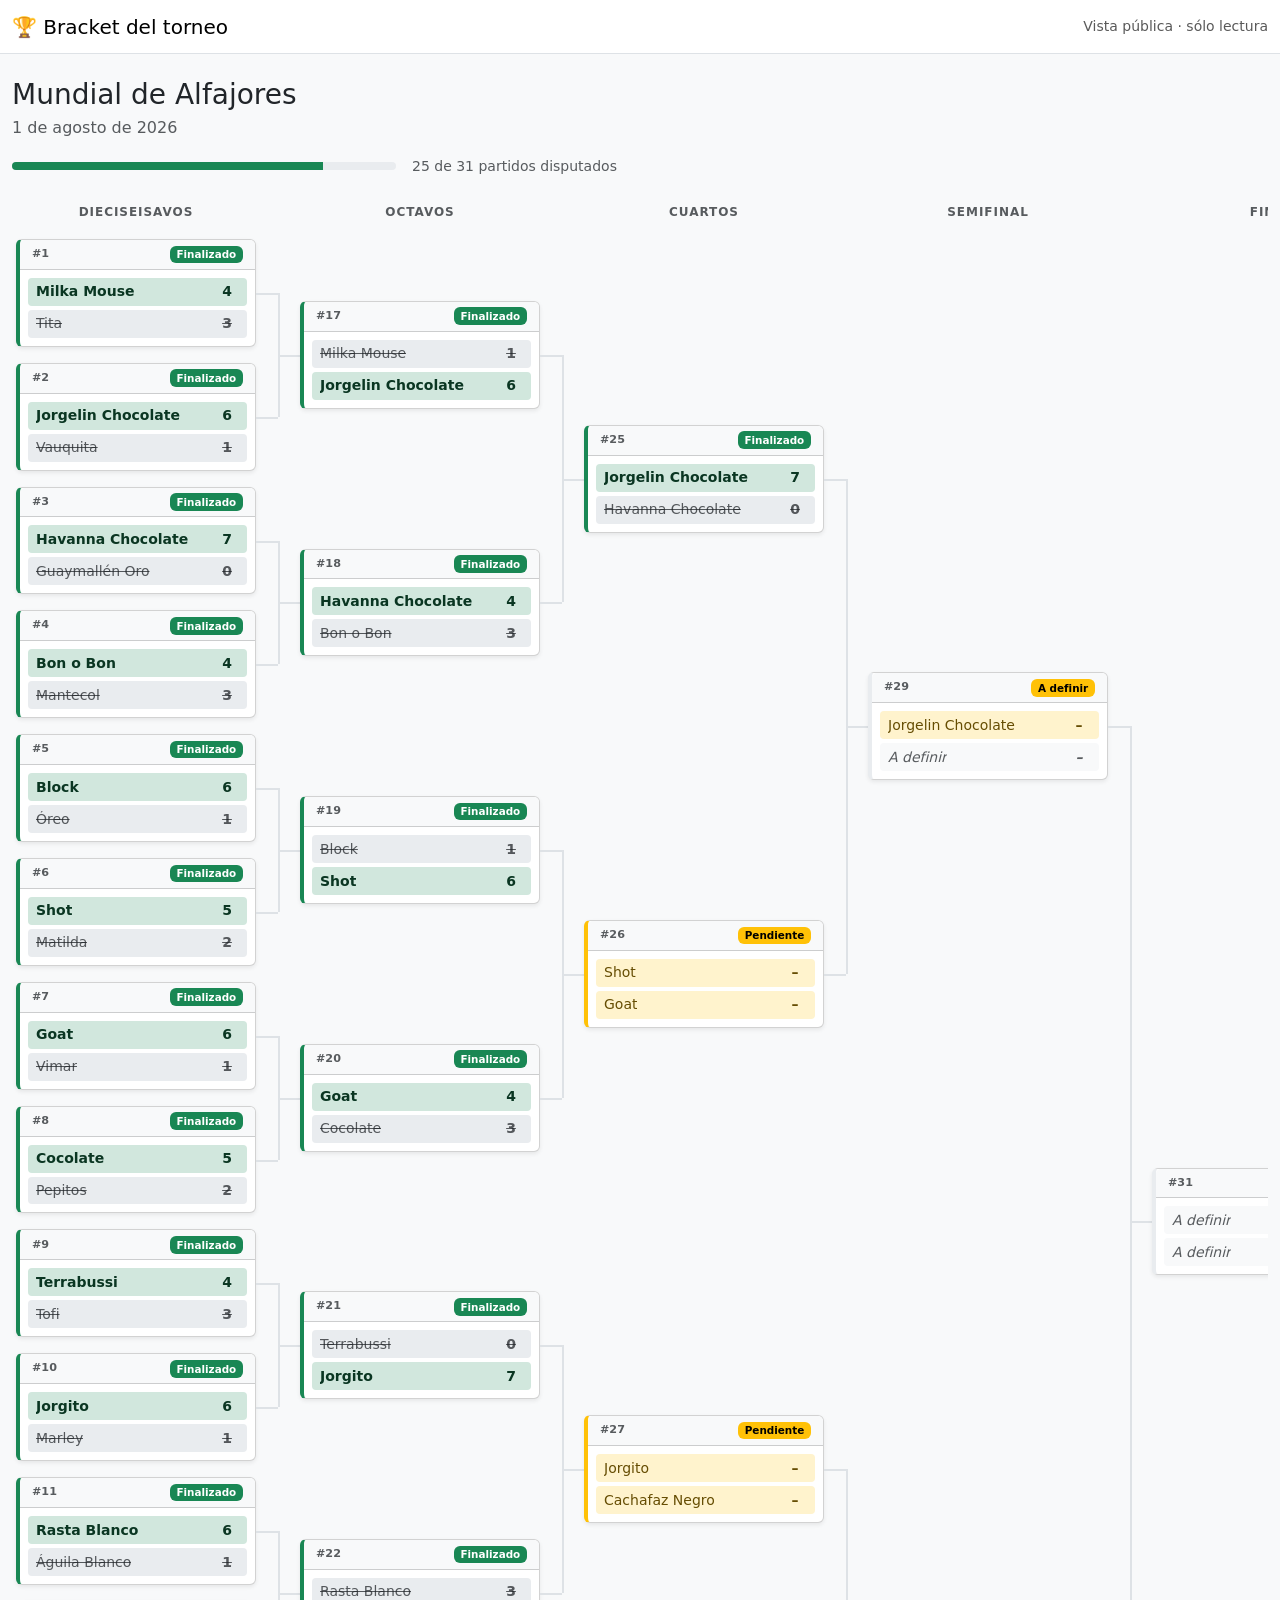
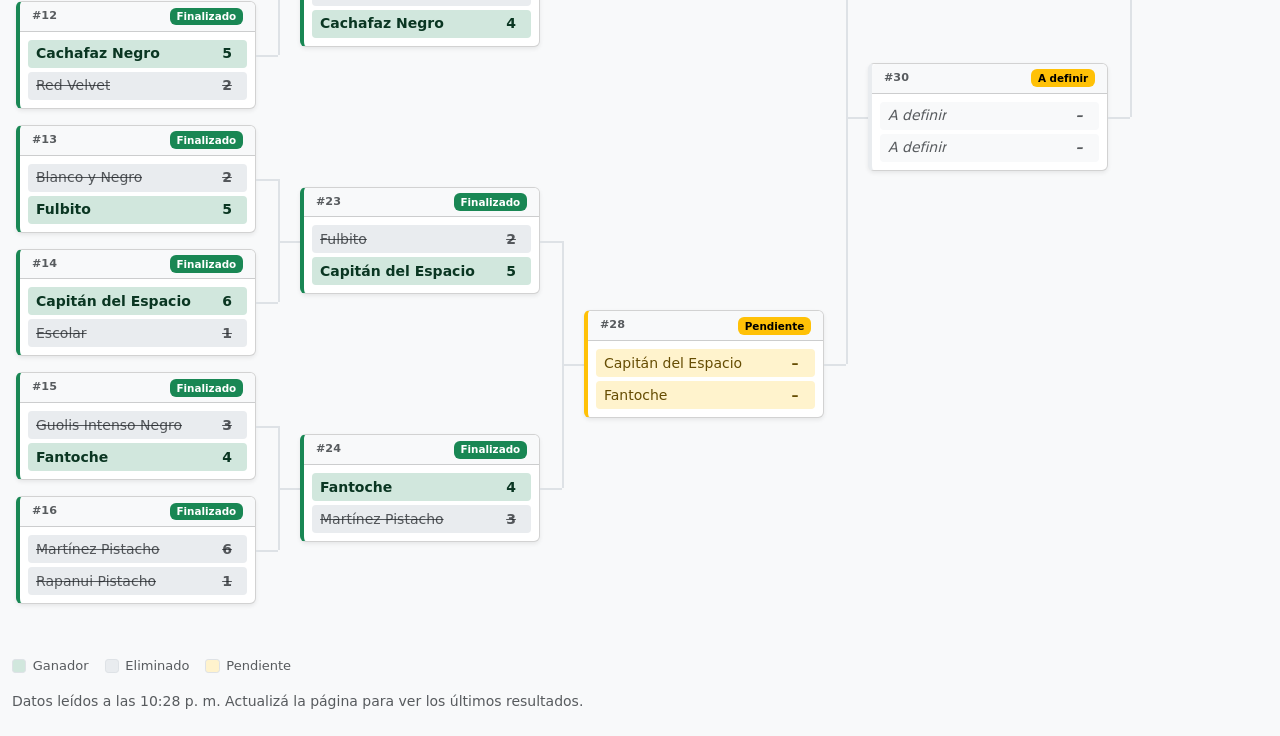
<file: index.html>
<!DOCTYPE html>
<html lang="es">
<head>
  <meta charset="UTF-8">
  <meta name="viewport" content="width=device-width, initial-scale=1">
  <meta name="description" content="Seguimiento en vivo del bracket de eliminación directa del torneo.">
  <title>Bracket del torneo</title>

  <link rel="icon" href="assets/favicon.svg" type="image/svg+xml">
  <link
    href="https://cdn.jsdelivr.net/npm/bootstrap@5.3.3/dist/css/bootstrap.min.css"
    rel="stylesheet"
    integrity="sha384-QWTKZyjpPEjISv5WaRU9OFeRpok6YctnYmDr5pNlyT2bRjXh0JMhjY6hW+ALEwIH"
    crossorigin="anonymous">
  <link rel="stylesheet" href="css/styles.css">
</head>
<body class="bg-body-tertiary">

  <!-- Barra superior: la página pública no ofrece ninguna acción de edición. -->
  <nav class="navbar bg-body border-bottom">
    <div class="container-fluid">
      <span class="navbar-brand mb-0 h1">🏆 Bracket del torneo</span>
      <span class="navbar-text small">Vista pública · sólo lectura</span>
    </div>
  </nav>

  <main class="container-fluid py-4">

    <header id="encabezado-torneo" class="mb-4"></header>

    <!-- Spinner visible mientras se resuelve la lectura del JSON. -->
    <div id="spinner" class="text-center py-5" role="status">
      <div class="spinner-border text-secondary" aria-hidden="true"></div>
      <p class="mt-3 mb-0 text-body-secondary">Cargando torneo…</p>
    </div>

    <!-- El bracket se desplaza horizontalmente cuando no entra en pantalla. -->
    <div class="bracket-scroll" tabindex="0" aria-label="Bracket del torneo, desplazable horizontalmente">
      <div id="contenedor-bracket"></div>
    </div>

    <!-- Referencia de colores, para que el estado de cada partido se entienda. -->
    <aside class="leyenda mt-4" aria-label="Referencia de colores">
      <span class="leyenda__item"><span class="leyenda__muestra leyenda__muestra--ganador"></span> Ganador</span>
      <span class="leyenda__item"><span class="leyenda__muestra leyenda__muestra--perdedor"></span> Eliminado</span>
      <span class="leyenda__item"><span class="leyenda__muestra leyenda__muestra--pendiente"></span> Pendiente</span>
    </aside>

    <p id="ultima-actualizacion" class="text-body-secondary small mt-3 mb-0"></p>
  </main>

  <script
    src="https://cdn.jsdelivr.net/npm/bootstrap@5.3.3/dist/js/bootstrap.bundle.min.js"
    integrity="sha384-YvpcrYf0tY3lHB60NNkmXc5s9fDVZLESaAA55NDzOxhy9GkcIdslK1eN7N6jIeHz"
    crossorigin="anonymous"></script>

  <!--
    Sólo se carga el orquestador público. admin.js, auth.js y github.js no se
    importan desde acá: el código administrativo nunca llega al visitante.
  -->
  <script type="module" src="js/app.js"></script>
</body>
</html>
</file>
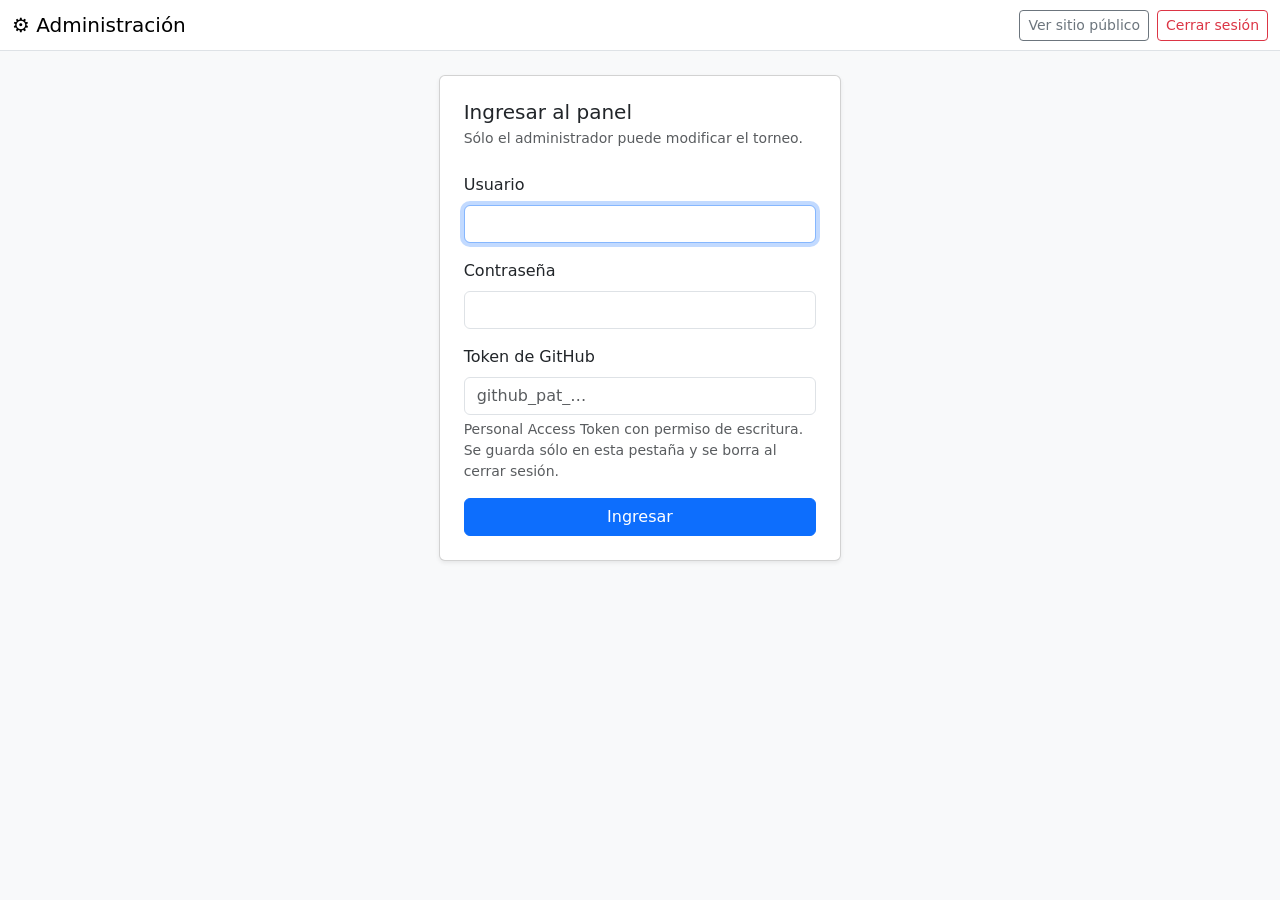
<file: admin.html>
<!DOCTYPE html>
<html lang="es">
<head>
  <meta charset="UTF-8">
  <meta name="viewport" content="width=device-width, initial-scale=1">
  <meta name="robots" content="noindex, nofollow">
  <title>Administración · Bracket del torneo</title>

  <link rel="icon" href="assets/favicon.svg" type="image/svg+xml">
  <link
    href="https://cdn.jsdelivr.net/npm/bootstrap@5.3.3/dist/css/bootstrap.min.css"
    rel="stylesheet"
    integrity="sha384-QWTKZyjpPEjISv5WaRU9OFeRpok6YctnYmDr5pNlyT2bRjXh0JMhjY6hW+ALEwIH"
    crossorigin="anonymous">
  <link rel="stylesheet" href="css/styles.css">
</head>
<body class="bg-body-tertiary">

  <nav class="navbar bg-body border-bottom">
    <div class="container-fluid">
      <span class="navbar-brand mb-0 h1">⚙️ Administración</span>
      <div class="d-flex gap-2">
        <a class="btn btn-sm btn-outline-secondary" href="index.html">Ver sitio público</a>
        <button id="boton-salir" type="button" class="btn btn-sm btn-outline-danger">Cerrar sesión</button>
      </div>
    </div>
  </nav>

  <main class="container-fluid py-4">

    <!--
      VISTA DE LOGIN
      Es la vista por defecto. El panel permanece oculto y vacío hasta que
      admin.js confirma la sesión, de modo que entrar directo a admin.html
      deja al usuario acá.
    -->
    <section id="vista-login" class="row justify-content-center">
      <div class="col-12 col-sm-10 col-md-6 col-lg-4">
        <div class="card shadow-sm">
          <div class="card-body p-4">
            <h1 class="h5 mb-1">Ingresar al panel</h1>
            <p class="text-body-secondary small mb-4">
              Sólo el administrador puede modificar el torneo.
            </p>

            <form id="form-login" novalidate>
              <div class="mb-3">
                <label class="form-label" for="input-usuario">Usuario</label>
                <input class="form-control" id="input-usuario" name="usuario"
                       type="text" autocomplete="username" required>
              </div>

              <div class="mb-3">
                <label class="form-label" for="input-password">Contraseña</label>
                <input class="form-control" id="input-password" name="password"
                       type="password" autocomplete="current-password" required>
              </div>

              <!-- Oculto automáticamente si config.js ya trae un token. -->
              <div class="mb-3" id="grupo-token">
                <label class="form-label" for="input-token">Token de GitHub</label>
                <input class="form-control" id="input-token" name="token"
                       type="password" autocomplete="off" spellcheck="false"
                       placeholder="github_pat_…">
                <div class="form-text">
                  Personal Access Token con permiso de escritura. Se guarda sólo en esta
                  pestaña y se borra al cerrar sesión.
                </div>
              </div>

              <div id="alerta-login" class="alert alert-danger py-2 small d-none" role="alert"></div>

              <button id="boton-login" type="submit" class="btn btn-primary w-100">Ingresar</button>
            </form>
          </div>
        </div>
      </div>
    </section>

    <!--
      VISTA DEL PANEL
      Los tres paneles comparten una única sesión y un único estado del torneo
      (admin-estado.js), de modo que un cambio hecho en cualquiera de ellos se
      refleja de inmediato en los otros dos.
    -->
    <section id="vista-panel" class="d-none">

      <div id="spinner" class="text-center py-5 d-none" role="status">
        <div class="spinner-border text-secondary" aria-hidden="true"></div>
        <p class="mt-3 mb-0 text-body-secondary">Cargando torneo…</p>
      </div>

      <ul class="nav nav-tabs mb-0" role="tablist">
        <li class="nav-item" role="presentation">
          <button class="nav-link active" id="tab-resultados" data-bs-toggle="tab"
                  data-bs-target="#panel-resultados" type="button" role="tab"
                  aria-controls="panel-resultados" aria-selected="true">
            Resultados
          </button>
        </li>
        <li class="nav-item" role="presentation">
          <button class="nav-link" id="tab-equipos" data-bs-toggle="tab"
                  data-bs-target="#panel-equipos" type="button" role="tab"
                  aria-controls="panel-equipos" aria-selected="false">
            Equipos
          </button>
        </li>
        <li class="nav-item" role="presentation">
          <button class="nav-link text-danger" id="tab-reinicio" data-bs-toggle="tab"
                  data-bs-target="#panel-reinicio" type="button" role="tab"
                  aria-controls="panel-reinicio" aria-selected="false">
            Reiniciar
          </button>
        </li>
      </ul>

      <div class="tab-content panel-admin">

        <!-- ============ PESTAÑA 1: RESULTADOS ============ -->
        <div class="tab-pane fade show active" id="panel-resultados" role="tabpanel"
             aria-labelledby="tab-resultados" tabindex="0">

          <div class="d-flex flex-wrap justify-content-between align-items-start gap-3 mb-3">
            <header id="encabezado-torneo" class="flex-grow-1"></header>
            <button id="boton-recargar" type="button" class="btn btn-sm btn-outline-secondary">
              Recargar desde GitHub
            </button>
          </div>

          <div class="alert alert-info small" role="note">
            Al guardar un partido se determina el ganador automáticamente, se lo propaga a la
            ronda siguiente y se crea un commit en el repositorio. GitHub Pages puede tardar
            hasta un minuto en publicar el cambio.
          </div>

          <div class="bracket-scroll" tabindex="0"
               aria-label="Bracket editable, desplazable horizontalmente">
            <div id="contenedor-bracket"></div>
          </div>
        </div>

        <!-- ============ PESTAÑA 2: CARGA MASIVA DE EQUIPOS ============ -->
        <div class="tab-pane fade" id="panel-equipos" role="tabpanel"
             aria-labelledby="tab-equipos" tabindex="0">

          <h2 class="h5">Carga masiva de participantes</h2>
          <p class="text-body-secondary small">
            Pegá la lista de participantes y el cuadro se arma solo. El orden define los
            cruces: el primero juega contra el segundo, el tercero contra el cuarto, y así.
          </p>

          <div class="row g-4">

            <!-- Columna de entrada de datos -->
            <div class="col-12 col-xl-5">
              <div class="row g-3 mb-3">
                <div class="col-12 col-sm-7">
                  <label class="form-label" for="input-nombre-torneo">Nombre del torneo</label>
                  <input class="form-control" id="input-nombre-torneo" type="text"
                         placeholder="Mundial de Alfajores">
                </div>
                <div class="col-12 col-sm-5">
                  <label class="form-label" for="input-fecha-torneo">Fecha</label>
                  <input class="form-control" id="input-fecha-torneo" type="date">
                </div>
              </div>

              <label class="form-label" for="input-equipos">Participantes</label>
              <textarea class="form-control font-monospace" id="input-equipos" rows="12"
                        spellcheck="false"
                        placeholder="Jorgito&#10;Guaymallén&#10;Havanna&#10;Cachafaz&#10;…"></textarea>
              <div id="resumen-equipos" class="form-text"></div>

              <div class="form-text">
                Un nombre por línea. También se aceptan listas separadas por comas o
                pegadas desde una planilla; la numeración y los duplicados se descartan solos.
              </div>

              <div id="avisos-equipos" class="mt-3"></div>

              <div class="d-flex flex-wrap gap-2 mt-3">
                <button id="boton-publicar-cuadro" type="button" class="btn btn-danger" disabled>
                  Publicar cuadro
                </button>
                <button id="boton-completar-cuadro" type="button"
                        class="btn btn-outline-secondary d-none">
                  Completar con “Libre”
                </button>
                <button id="boton-cargar-actuales" type="button" class="btn btn-outline-secondary">
                  Cargar los actuales
                </button>
              </div>
            </div>

            <!-- Columna de previsualización -->
            <div class="col-12 col-xl-7">
              <h3 class="h6 text-body-secondary">Previsualización</h3>
              <p class="small text-body-secondary">
                Así va a quedar el cuadro. Se dibuja con el mismo renderer que el sitio
                público, de modo que esto es exactamente lo que se publica.
              </p>
              <div class="bracket-scroll preview-bracket-scroll" tabindex="0"
                   aria-label="Previsualización del cuadro, desplazable horizontalmente">
                <div id="preview-bracket"></div>
              </div>
            </div>
          </div>
        </div>

        <!-- ============ PESTAÑA 3: REINICIO ============ -->
        <div class="tab-pane fade" id="panel-reinicio" role="tabpanel"
             aria-labelledby="tab-reinicio" tabindex="0">

          <div class="row justify-content-center">
            <div class="col-12 col-lg-7">

              <h2 class="h5">Reiniciar el torneo</h2>
              <p class="text-body-secondary small">
                Borra todos los marcadores y ganadores para volver a empezar, conservando
                los participantes de la primera ronda.
              </p>

              <div class="card mb-3">
                <div class="card-header py-2 small fw-semibold">Qué va a pasar</div>
                <div class="card-body">
                  <div id="resumen-reinicio"></div>
                </div>
              </div>

              <div class="card mb-3">
                <div class="card-header py-2 small fw-semibold">Participantes que se conservan</div>
                <div class="card-body">
                  <div id="participantes-conservados" class="d-flex flex-wrap gap-2"></div>
                </div>
              </div>

              <div class="alert alert-warning small" role="alert">
                Esta acción no se puede deshacer desde el panel. La versión actual del torneo
                queda registrada en el historial de commits del repositorio, así que siempre
                es posible recuperarla desde GitHub.
              </div>

              <label class="form-label" for="input-confirmacion-reinicio">
                Para habilitar el botón, escribí <code>REINICIAR</code>
              </label>
              <input class="form-control mb-3" id="input-confirmacion-reinicio" type="text"
                     autocomplete="off" spellcheck="false" placeholder="REINICIAR">

              <button id="boton-reiniciar" type="button" class="btn btn-danger" disabled>
                Reiniciar torneo
              </button>

              <p class="form-text">
                ¿Querés empezar con otros participantes? Usá la pestaña
                <strong>Equipos</strong>: rearma el cuadro completo desde una lista nueva.
              </p>
            </div>
          </div>
        </div>
      </div>
    </section>
  </main>

  <script
    src="https://cdn.jsdelivr.net/npm/bootstrap@5.3.3/dist/js/bootstrap.bundle.min.js"
    integrity="sha384-YvpcrYf0tY3lHB60NNkmXc5s9fDVZLESaAA55NDzOxhy9GkcIdslK1eN7N6jIeHz"
    crossorigin="anonymous"></script>

  <script type="module" src="js/admin.js"></script>
</body>
</html>
</file>
<file: css/styles.css>
/**
 * styles.css
 * ---------------------------------------------------------------------------
 * Estilos propios del bracket. Bootstrap aporta la tipografía, la grilla y los
 * componentes; acá sólo se resuelve lo que Bootstrap no cubre: el layout de
 * columnas del bracket, los conectores y el código de colores por estado.
 *
 * Todos los colores derivan de variables de Bootstrap (`--bs-*`), de modo que
 * activar el tema oscuro (`<html data-bs-theme="dark">`) no requiere tocar
 * este archivo.
 */

/* ---------------------------------------------------------------------------
   Variables
   --------------------------------------------------------------------------- */

:root {
  /* Separación horizontal entre rondas. Es también el espacio donde se dibujan
     los conectores, por eso se usa en los cálculos de posición. */
  --bracket-gap: 2.75rem;
  /* Ancho de cada columna. */
  --bracket-ancho-ronda: 15rem;
  /* Separación vertical mínima entre tarjetas de una misma ronda. */
  --bracket-aire: 0.5rem;
  --bracket-linea: var(--bs-border-color);
  --bracket-grosor-linea: 2px;
}

/* ---------------------------------------------------------------------------
   Contenedor con desplazamiento
   En pantallas chicas el bracket no entra: se desplaza horizontalmente en
   lugar de comprimir las tarjetas hasta volverlas ilegibles.
   --------------------------------------------------------------------------- */

.bracket-scroll {
  overflow-x: auto;
  overflow-y: hidden;
  padding-bottom: 1rem;
  /* El contenedor es focusable para permitir desplazamiento con teclado. */
  scroll-behavior: smooth;
}

.bracket-scroll:focus-visible {
  outline: 2px solid var(--bs-primary);
  outline-offset: 4px;
  border-radius: var(--bs-border-radius);
}

/* ---------------------------------------------------------------------------
   Grilla del bracket
   El número de columnas lo determina el JSON: acá no hay nada codificado por
   ronda. Cada columna se estira a la altura del contenedor y reparte sus
   partidos en franjas de igual alto, lo que alinea automáticamente cada par
   con el partido que lo recibe en la ronda siguiente.
   --------------------------------------------------------------------------- */

.bracket {
  display: flex;
  align-items: stretch;
  gap: var(--bracket-gap);
  /* Impide que flexbox comprima las columnas: fuerza el scroll horizontal. */
  min-width: max-content;
  padding: 0.25rem;
}

.bracket__ronda {
  display: flex;
  flex-direction: column;
  flex: 0 0 var(--bracket-ancho-ronda);
  width: var(--bracket-ancho-ronda);
}

.bracket__titulo {
  font-size: 0.75rem;
  font-weight: 600;
  letter-spacing: 0.08em;
  text-transform: uppercase;
  text-align: center;
  color: var(--bs-secondary-color);
  margin-bottom: 0.75rem;
}

.bracket__pista {
  display: flex;
  flex-direction: column;
  flex: 1 1 auto;
}

/* Cada partido vive en una franja de alto idéntico dentro de su ronda. Esa
   uniformidad es lo que hace que los conectores caigan siempre en su lugar. */
.bracket__slot {
  position: relative;
  display: flex;
  align-items: center;
  flex: 1 1 0;
  padding: var(--bracket-aire) 0;
}

.bracket__slot > .partido {
  width: 100%;
}

/* ---------------------------------------------------------------------------
   Conectores
   Se dibujan con pseudo-elementos dentro del gap entre columnas y sólo cuando
   el bracket está balanceado (bracket.js decide y marca la clase).

   - `::after`  línea que sale de cada tarjeta hacia la derecha.
   - `.bracket__union` barra vertical que une el par de tarjetas: parte del
     centro de la tarjeta par y baja exactamente el alto de una franja, que es
     la distancia hasta el centro de la tarjeta impar.
   - `::before` línea que entra a la tarjeta de la ronda siguiente, cuyo centro
     coincide con el punto medio de esa barra vertical.
   --------------------------------------------------------------------------- */

.bracket__ronda--conectada .bracket__slot::after,
.bracket__ronda--conectada + .bracket__ronda .bracket__slot::before {
  content: "";
  position: absolute;
  top: 50%;
  width: calc(var(--bracket-gap) / 2);
  height: var(--bracket-grosor-linea);
  background-color: var(--bracket-linea);
}

.bracket__ronda--conectada .bracket__slot::after {
  left: 100%;
}

.bracket__ronda--conectada + .bracket__ronda .bracket__slot::before {
  right: 100%;
}

.bracket__union {
  position: absolute;
  left: calc(100% + var(--bracket-gap) / 2);
  top: 50%;
  width: var(--bracket-grosor-linea);
  height: 100%;
  background-color: var(--bracket-linea);
}

/* ---------------------------------------------------------------------------
   Tarjeta de partido
   El estado se comunica con un borde lateral de color, más sobrio que teñir
   la tarjeta entera.
   --------------------------------------------------------------------------- */

.partido {
  border-left: 4px solid var(--bs-border-color);
  transition: box-shadow 0.15s ease-in-out;
}

.partido:hover {
  box-shadow: var(--bs-box-shadow) !important;
}

.partido--finalizado { border-left-color: var(--bs-success); }
.partido--listo      { border-left-color: var(--bs-warning); }
.partido--pendiente  { border-left-color: var(--bs-secondary-bg); }

.partido__cabecera {
  display: flex;
  align-items: center;
  justify-content: space-between;
  gap: 0.5rem;
  padding: 0.35rem 0.75rem;
  background-color: var(--bs-tertiary-bg);
}

.partido__id {
  font-size: 0.7rem;
  font-weight: 600;
  color: var(--bs-secondary-color);
}

.partido__cabecera .badge {
  font-size: 0.65rem;
  font-weight: 600;
}

.partido__cuerpo {
  padding: 0.5rem;
  display: flex;
  flex-direction: column;
  gap: 0.25rem;
}

/* ---------------------------------------------------------------------------
   Filas de equipo
   Código de colores: ganador verde, eliminado gris, pendiente amarillo.
   --------------------------------------------------------------------------- */

.equipo {
  display: flex;
  align-items: center;
  justify-content: space-between;
  gap: 0.5rem;
  padding: 0.35rem 0.5rem;
  border-radius: var(--bs-border-radius-sm);
  font-size: 0.875rem;
  line-height: 1.2;
}

.equipo__nombre {
  overflow: hidden;
  text-overflow: ellipsis;
  white-space: nowrap;
}

.equipo__score {
  flex: 0 0 auto;
  min-width: 1.5rem;
  text-align: center;
  font-variant-numeric: tabular-nums;
  font-weight: 600;
}

.equipo--ganador {
  background-color: var(--bs-success-bg-subtle);
  color: var(--bs-success-text-emphasis);
  font-weight: 600;
}

.equipo--perdedor {
  background-color: var(--bs-secondary-bg);
  color: var(--bs-secondary-color);
  text-decoration: line-through;
  text-decoration-thickness: 1px;
}

/* Partido con ambos equipos definidos pero todavía sin jugar. */
.equipo--neutral {
  background-color: var(--bs-warning-bg-subtle);
  color: var(--bs-warning-text-emphasis);
}

/* Participante aún no clasificado. */
.equipo--indefinido {
  background-color: var(--bs-tertiary-bg);
  color: var(--bs-secondary-color);
  font-style: italic;
}

/* ---------------------------------------------------------------------------
   Formulario de carga (sólo presente en el panel de administración)
   --------------------------------------------------------------------------- */

.partido__pie {
  padding: 0.5rem;
  background-color: var(--bs-body-bg);
}

.partido__scores {
  display: grid;
  grid-template-columns: 1fr auto 1fr;
  align-items: center;
  gap: 0.35rem;
}

.partido__separador {
  color: var(--bs-secondary-color);
  font-weight: 600;
}

.partido__scores .form-control {
  text-align: center;
  font-variant-numeric: tabular-nums;
}

/* ---------------------------------------------------------------------------
   Panel de administración con pestañas
   --------------------------------------------------------------------------- */

.panel-admin {
  background-color: var(--bs-body-bg);
  border: 1px solid var(--bs-border-color);
  border-top: 0;
  border-radius: 0 0 var(--bs-border-radius) var(--bs-border-radius);
  padding: 1.25rem;
}

/* La previsualización se acota en altura para que los controles de carga queden
   visibles junto a ella, y compacta las tarjetas: acá interesa la forma del
   cuadro y los cruces, no el detalle de cada partido. */
.preview-bracket-scroll {
  --bracket-ancho-ronda: 11rem;
  --bracket-gap: 1.5rem;
  max-height: 32rem;
  overflow-y: auto;
  padding: 0.75rem;
  font-size: 0.8125rem;
  background-color: var(--bs-tertiary-bg);
  border: 1px dashed var(--bs-border-color);
  border-radius: var(--bs-border-radius);
}

.preview-bracket-scroll .partido__cabecera {
  padding: 0.2rem 0.5rem;
}

.preview-bracket-scroll .equipo {
  padding: 0.25rem 0.4rem;
  font-size: 0.8125rem;
}

/* ---------------------------------------------------------------------------
   Leyenda de colores
   --------------------------------------------------------------------------- */

.leyenda {
  display: flex;
  flex-wrap: wrap;
  gap: 1rem;
  font-size: 0.8125rem;
  color: var(--bs-secondary-color);
}

.leyenda__item {
  display: inline-flex;
  align-items: center;
  gap: 0.4rem;
}

.leyenda__muestra {
  width: 0.9rem;
  height: 0.9rem;
  border-radius: 0.2rem;
  border: 1px solid var(--bs-border-color);
}

.leyenda__muestra--ganador   { background-color: var(--bs-success-bg-subtle); }
.leyenda__muestra--perdedor  { background-color: var(--bs-secondary-bg); }
.leyenda__muestra--pendiente { background-color: var(--bs-warning-bg-subtle); }

/* ---------------------------------------------------------------------------
   Ajustes responsive
   En móvil se achican columnas y separación: el bracket sigue completo y se
   recorre con scroll horizontal.
   --------------------------------------------------------------------------- */

@media (max-width: 575.98px) {
  :root {
    --bracket-gap: 1.75rem;
    --bracket-ancho-ronda: 12.5rem;
  }
}

/* Respeta la preferencia de movimiento reducido del sistema. */
@media (prefers-reduced-motion: reduce) {
  .bracket-scroll { scroll-behavior: auto; }
  .partido { transition: none; }
}
</file>
